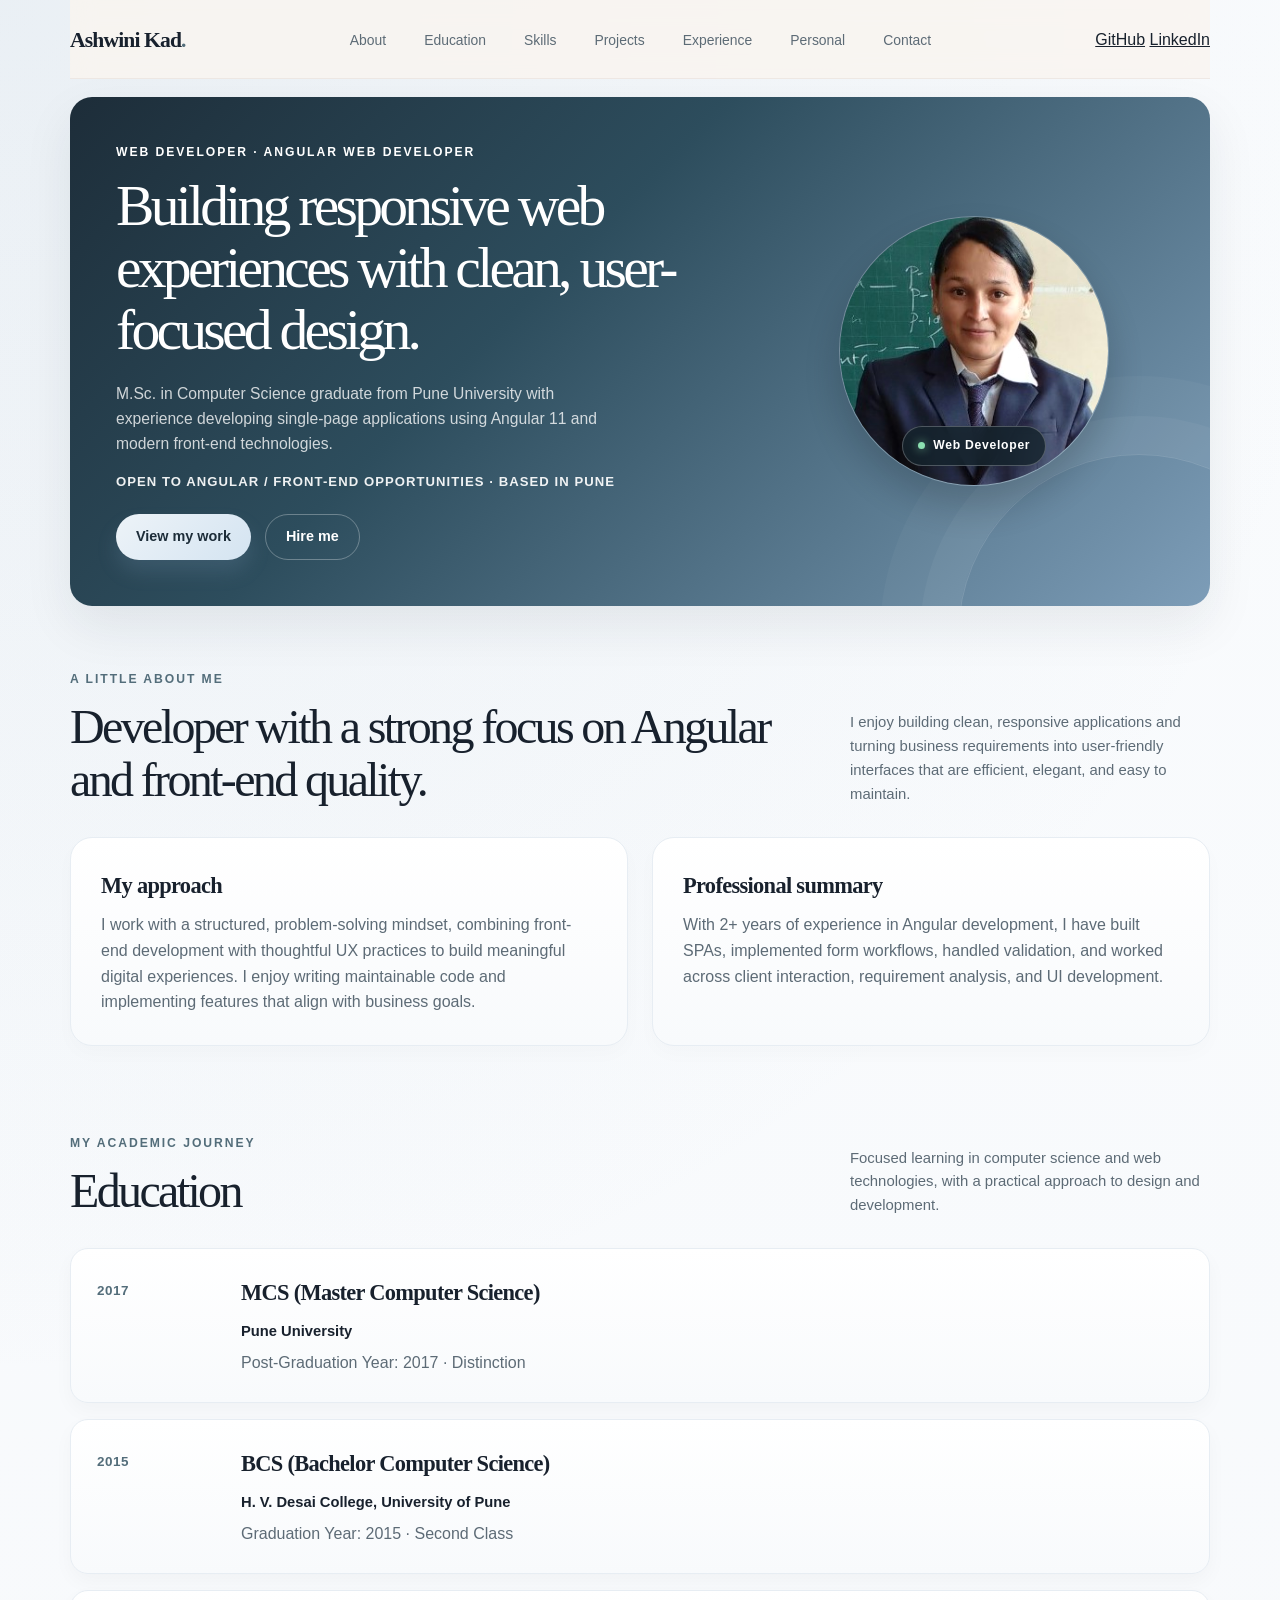
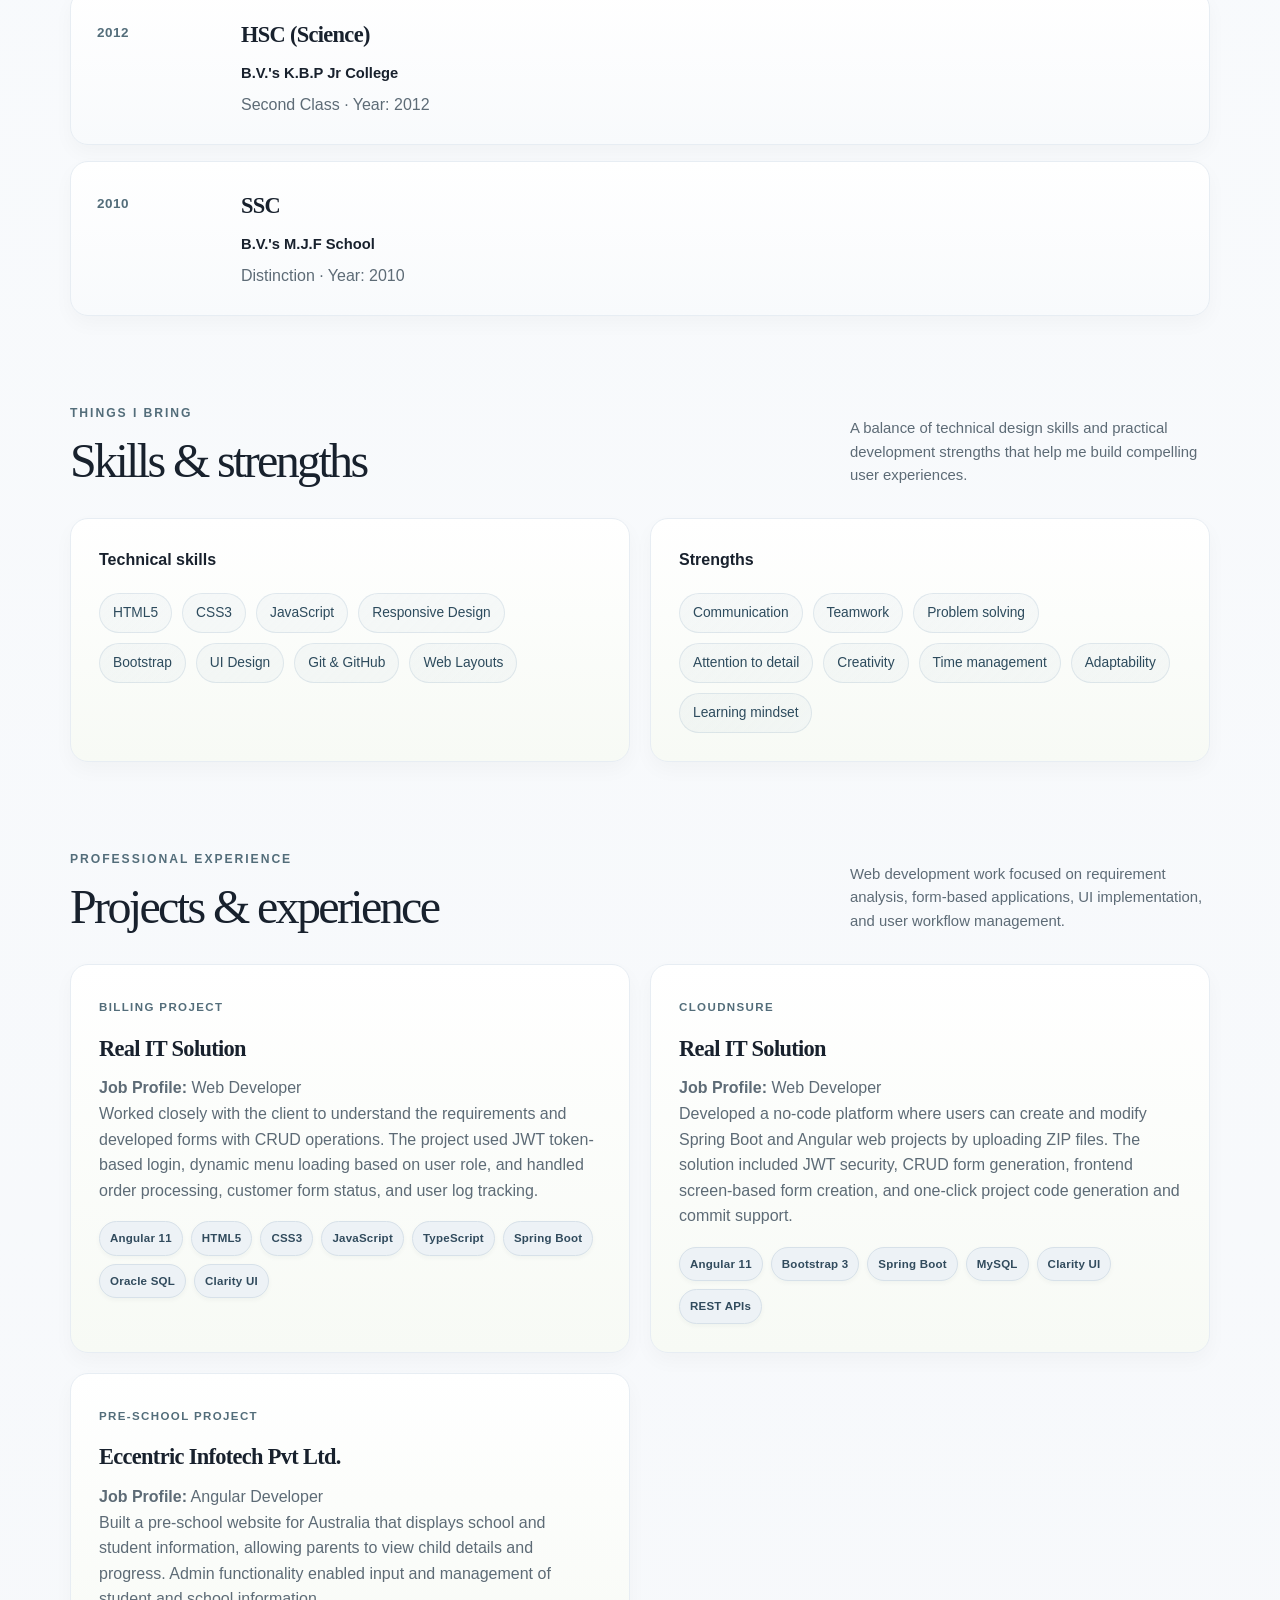
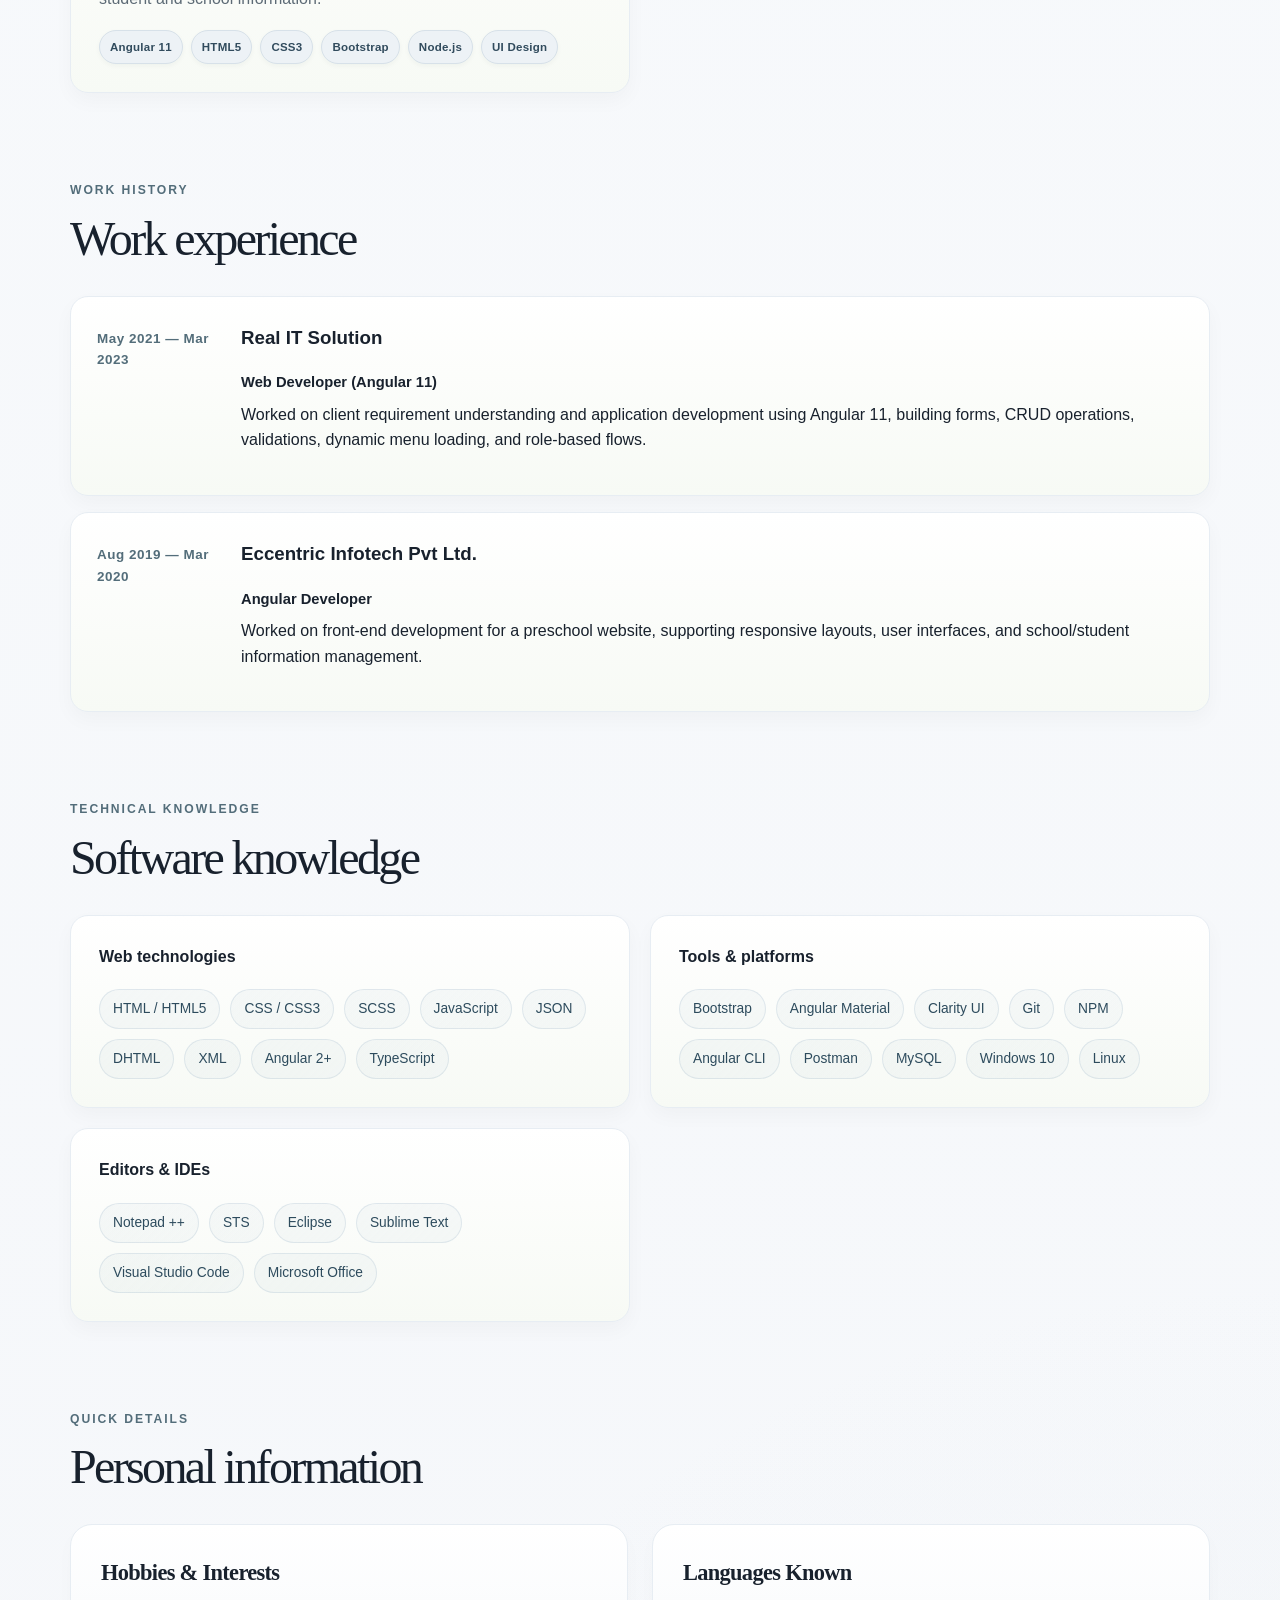
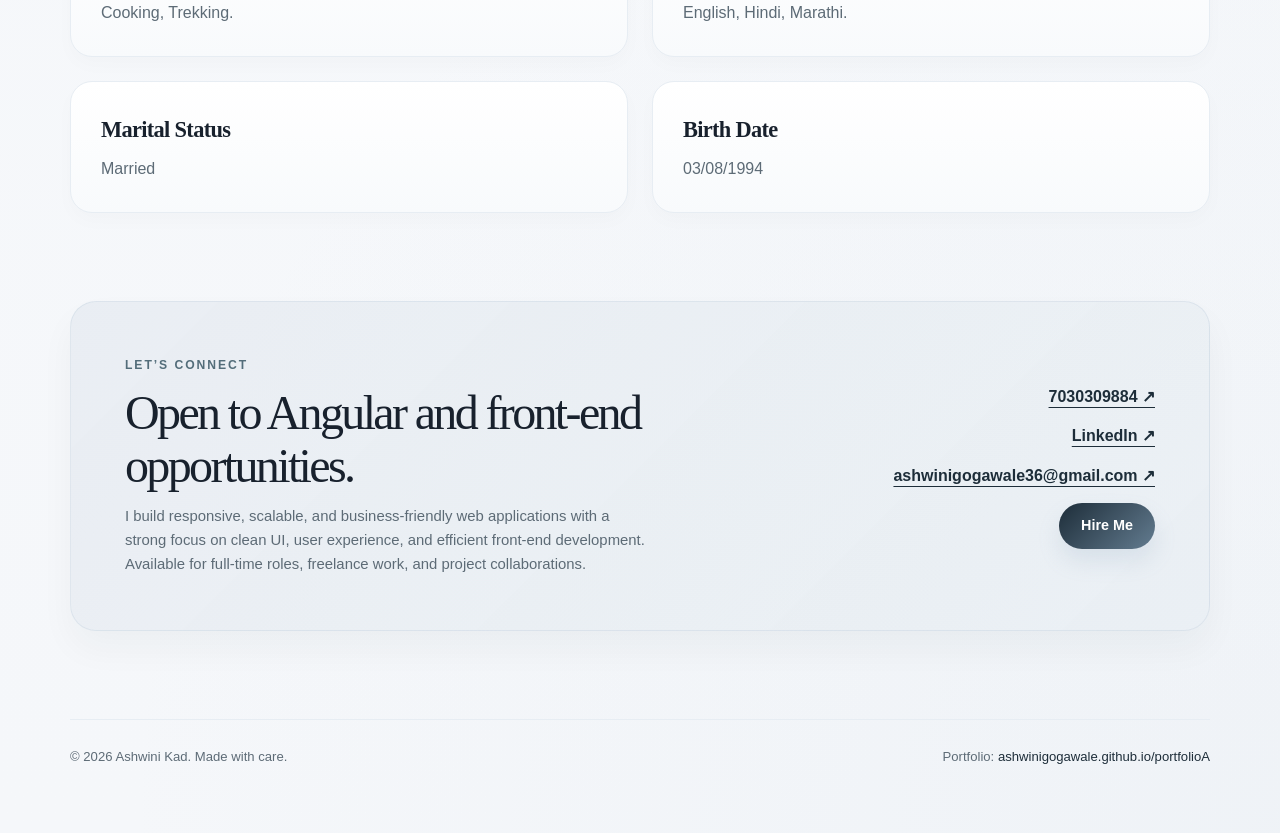
<file: index.html>
<!DOCTYPE html>
<html lang="en">
<head>
  <meta charset="UTF-8">
  <meta name="viewport" content="width=device-width, initial-scale=1.0">
  <meta name="description" content="A personal portfolio highlighting education, skills, and selected work.">
  <title>Aswini Kad|Web Developer</title>
  <link rel="stylesheet" href="style.css">
</head>
<body>
  <div class="shell">
    <header class="topbar">
      <a class="brand" href="#home">Ashwini Kad<span>.</span></a>
     
      <nav aria-label="Main navigation">
        <a href="#about">About</a>
        <a href="#education">Education</a>
        <a href="#skills">Skills</a>
        <a href="#projects">Projects</a>
        <a href="#experience">Experience</a>
        <a href="#personal">Personal</a>
        <a href="#contact">Contact</a>
      </nav>
      <div class="social-links" aria-label="Social profiles">
        <a href="https://github.com/ashwinigogawale" target="_blank" rel="noreferrer">GitHub</a>
        <a href="https://www.linkedin.com/in/ashwini-gogawale-b39289141" target="_blank" rel="noreferrer">LinkedIn</a>
      </div>
    </header>

    <main>
      <section class="hero" id="home" aria-labelledby="intro-title">
        <div>
          <p class="eyebrow">Web Developer · Angular Web Developer</p>
          <h1 id="intro-title">Building responsive web experiences with clean, user-focused design.</h1>
          <p class="hero-copy">M.Sc. in Computer Science graduate from Pune University with experience developing single-page applications using Angular 11 and modern front-end technologies.</p>
          <p class="availability">Open to Angular / Front-end opportunities · Based in Pune</p>
          <div class="hero-actions">
            <a class="button" href="#projects">View my work</a>
            <a class="button secondary" href="#contact">Hire me</a>
          </div>
        </div>
        <div class="hero-card" aria-label="Ashwini Kad portrait">
          <img src="./assets/pic1.jpg" alt="Ashwini Kad" class="profile-photo">
          <small>Web Developer</small>
        </div>
      </section>

      <section id="about" aria-labelledby="about-title">
        <div class="section-heading">
          <div>
            <p class="eyebrow">A little about me</p>
            <h2 id="about-title">Developer with a strong focus on Angular and front-end quality.</h2>
          </div>
          <p class="section-note">I enjoy building clean, responsive applications and turning business requirements into user-friendly interfaces that are efficient, elegant, and easy to maintain.</p>
        </div>
        <div class="about-grid">
          <article class="about-card">
            <h3>My approach</h3>
            <p>I work with a structured, problem-solving mindset, combining front-end development with thoughtful UX practices to build meaningful digital experiences. I enjoy writing maintainable code and implementing features that align with business goals.</p>
          </article>
          <article class="about-card">
            <h3>Professional summary</h3>
            <p>With 2+ years of experience in Angular development, I have built SPAs, implemented form workflows, handled validation, and worked across client interaction, requirement analysis, and UI development.</p>
          </article>
        </div>
      </section>

      <section id="education" aria-labelledby="education-title">
        <div class="section-heading">
          <div>
            <p class="eyebrow">My academic journey</p>
            <h2 id="education-title">Education</h2>
          </div>
          <p class="section-note">Focused learning in computer science and web technologies, with a practical approach to design and development.</p>
        </div>
        <div class="education-list">
          <article class="education-card">
            <div class="year">2017</div>
            <div>
              <h3>MCS (Master Computer Science)</h3>
              <p class="degree">Pune University</p>
              <p>Post-Graduation Year: 2017 · Distinction</p>
            </div>
          </article>
          <article class="education-card">
            <div class="year">2015</div>
            <div>
              <h3>BCS (Bachelor Computer Science)</h3>
              <p class="degree">H. V. Desai College, University of Pune</p>
              <p>Graduation Year: 2015 · Second Class</p>
            </div>
          </article>
          <article class="education-card">
            <div class="year">2012</div>
            <div>
              <h3>HSC (Science)</h3>
              <p class="degree">B.V.'s K.B.P Jr College</p>
              <p>Second Class · Year: 2012</p>
            </div>
          </article>
          <article class="education-card">
            <div class="year">2010</div>
            <div>
              <h3>SSC</h3>
              <p class="degree">B.V.'s M.J.F School</p>
              <p>Distinction · Year: 2010</p>
            </div>
          </article>
        </div>
      </section>

      <section id="skills" aria-labelledby="skills-title">
        <div class="section-heading">
          <div>
            <p class="eyebrow">Things I bring</p>
            <h2 id="skills-title">Skills &amp; strengths</h2>
          </div>
          <p class="section-note">A balance of technical design skills and practical development strengths that help me build compelling user experiences.</p>
        </div>
        <div class="skills-grid">
          <article class="skill-panel">
            <h3>Technical skills</h3>
            <ul class="skill-list">
              <li>HTML5</li>
              <li>CSS3</li>
              <li>JavaScript</li>
              <li>Responsive Design</li>
              <li>Bootstrap</li>
              <li>UI Design</li>
              <li>Git &amp; GitHub</li>
              <li>Web Layouts</li>
            </ul>
          </article>
          <article class="skill-panel">
            <h3>Strengths</h3>
            <ul class="skill-list">
              <li>Communication</li>
              <li>Teamwork</li>
              <li>Problem solving</li>
              <li>Attention to detail</li>
              <li>Creativity</li>
              <li>Time management</li>
              <li>Adaptability</li>
              <li>Learning mindset</li>
            </ul>
          </article>
        </div>
      </section>

      <section id="projects" aria-labelledby="projects-title">
        <div class="section-heading">
          <div>
            <p class="eyebrow">Professional experience</p>
            <h2 id="projects-title">Projects &amp; experience</h2>
          </div>
          <p class="section-note">Web development work focused on requirement analysis, form-based applications, UI implementation, and user workflow management.</p>
        </div>
        <div class="projects-grid">
          <article class="project-card">
            <span class="project-type">Billing Project</span>
            <h3>Real IT Solution</h3>
            <p><strong>Job Profile:</strong> Web Developer</p>
            <p>Worked closely with the client to understand the requirements and developed forms with CRUD operations. The project used JWT token-based login, dynamic menu loading based on user role, and handled order processing, customer form status, and user log tracking.</p>
            <ul class="project-tags">
              <li>Angular 11</li>
              <li>HTML5</li>
              <li>CSS3</li>
              <li>JavaScript</li>
              <li>TypeScript</li>
              <li>Spring Boot</li>
              <li>Oracle SQL</li>
              <li>Clarity UI</li>
            </ul>
          </article>

          <article class="project-card">
            <span class="project-type">Cloudnsure</span>
            <h3>Real IT Solution</h3>
            <p><strong>Job Profile:</strong> Web Developer</p>
            <p>Developed a no-code platform where users can create and modify Spring Boot and Angular web projects by uploading ZIP files. The solution included JWT security, CRUD form generation, frontend screen-based form creation, and one-click project code generation and commit support.</p>
            <ul class="project-tags">
              <li>Angular 11</li>
              <li>Bootstrap 3</li>
              <li>Spring Boot</li>
              <li>MySQL</li>
              <li>Clarity UI</li>
              <li>REST APIs</li>
            </ul>
          </article>

          <article class="project-card">
            <span class="project-type">Pre-School Project</span>
            <h3>Eccentric Infotech Pvt Ltd.</h3>
            <p><strong>Job Profile:</strong> Angular Developer</p>
            <p>Built a pre-school website for Australia that displays school and student information, allowing parents to view child details and progress. Admin functionality enabled input and management of student and school information.</p>
            <ul class="project-tags">
              <li>Angular 11</li>
              <li>HTML5</li>
              <li>CSS3</li>
              <li>Bootstrap</li>
              <li>Node.js</li>
              <li>UI Design</li>
            </ul>
          </article>
        </div>
      </section>

      <section id="experience" aria-labelledby="experience-title">
        <div class="section-heading">
          <div>
            <p class="eyebrow">Work history</p>
            <h2 id="experience-title">Work experience</h2>
          </div>
        </div>
        <div class="experience-list">
          <article class="experience-card">
            <div class="year">May 2021 — Mar 2023</div>
            <div>
              <h3>Real IT Solution</h3>
              <p class="degree">Web Developer (Angular 11)</p>
              <p>Worked on client requirement understanding and application development using Angular 11, building forms, CRUD operations, validations, dynamic menu loading, and role-based flows.</p>
            </div>
          </article>
          <article class="experience-card">
            <div class="year">Aug 2019 — Mar 2020</div>
            <div>
              <h3>Eccentric Infotech Pvt Ltd.</h3>
              <p class="degree">Angular Developer</p>
              <p>Worked on front-end development for a preschool website, supporting responsive layouts, user interfaces, and school/student information management.</p>
            </div>
          </article>
        </div>
      </section>

      <section id="domain" aria-labelledby="domain-title">
        <div class="section-heading">
          <div>
            <p class="eyebrow">Technical knowledge</p>
            <h2 id="domain-title">Software knowledge</h2>
          </div>
        </div>
        <div class="skills-grid">
          <article class="skill-panel">
            <h3>Web technologies</h3>
            <ul class="skill-list">
              <li>HTML / HTML5</li>
              <li>CSS / CSS3</li>
              <li>SCSS</li>
              <li>JavaScript</li>
              <li>JSON</li>
              <li>DHTML</li>
              <li>XML</li>
              <li>Angular 2+</li>
              <li>TypeScript</li>
            </ul>
          </article>
          <article class="skill-panel">
            <h3>Tools &amp; platforms</h3>
            <ul class="skill-list">
              <li>Bootstrap</li>
              <li>Angular Material</li>
              <li>Clarity UI</li>
              <li>Git</li>
              <li>NPM</li>
              <li>Angular CLI</li>
              <li>Postman</li>
              <li>MySQL</li>
              <li>Windows 10</li>
              <li>Linux</li>
            </ul>
          </article>
          <article class="skill-panel">
            <h3>Editors &amp; IDEs</h3>
            <ul class="skill-list">
              <li>Notepad ++</li>
              <li>STS</li>
              <li>Eclipse</li>
              <li>Sublime Text</li>
              <li>Visual Studio Code</li>
              <li>Microsoft Office</li>
            </ul>
          </article>
        </div>
      </section>

      <section id="personal" aria-labelledby="personal-title">
        <div class="section-heading">
          <div>
            <p class="eyebrow">Quick details</p>
            <h2 id="personal-title">Personal information</h2>
          </div>
        </div>
        <div class="about-grid">
          <article class="about-card">
            <h3>Hobbies &amp; Interests</h3>
            <p>Cooking, Trekking.</p>
          </article>
          <article class="about-card">
            <h3>Languages Known</h3>
            <p>English, Hindi, Marathi.</p>
          </article>
          <article class="about-card">
            <h3>Marital Status</h3>
            <p>Married</p>
          </article>
          <article class="about-card">
            <h3>Birth Date</h3>
            <p>03/08/1994</p>
          </article>
        </div>
      </section>

      <section class="contact" id="contact" aria-labelledby="contact-title">
        <div class="contact-copy">
          <p class="eyebrow">Let’s connect</p>
          <h2 id="contact-title">Open to Angular and front-end opportunities.</h2>
          <p class="section-note">I build responsive, scalable, and business-friendly web applications with a strong focus on clean UI, user experience, and efficient front-end development. Available for full-time roles, freelance work, and project collaborations.</p>
        </div>
        <div class="contact-actions">
          <a class="contact-link" href="tel:7030309884">7030309884 ↗</a>
          <a class="contact-link" href="https://www.linkedin.com/in/ashwini-gogawale-b39289141" target="_blank" rel="noreferrer">LinkedIn ↗</a>
          <a class="contact-link" href="mailto:ashwinigogawale36@gmail.com">ashwinigogawale36@gmail.com ↗</a>
          <a class="button primary-contact" href="mailto:ashwinigogawale36@gmail.com">Hire Me</a>
        </div>
      </section>
    </main>

    <footer>
      <p>© <span id="year">2026</span> Ashwini Kad. Made with care.</p>
      <p>Portfolio: <a href="https://ashwinigogawale.github.io/portfolioA/" target="_blank" rel="noreferrer">ashwinigogawale.github.io/portfolioA</a></p>
    </footer>
  </div>

  <script>
    document.getElementById("year").textContent = new Date().getFullYear();
  </script>
</body>
</html>
</file>
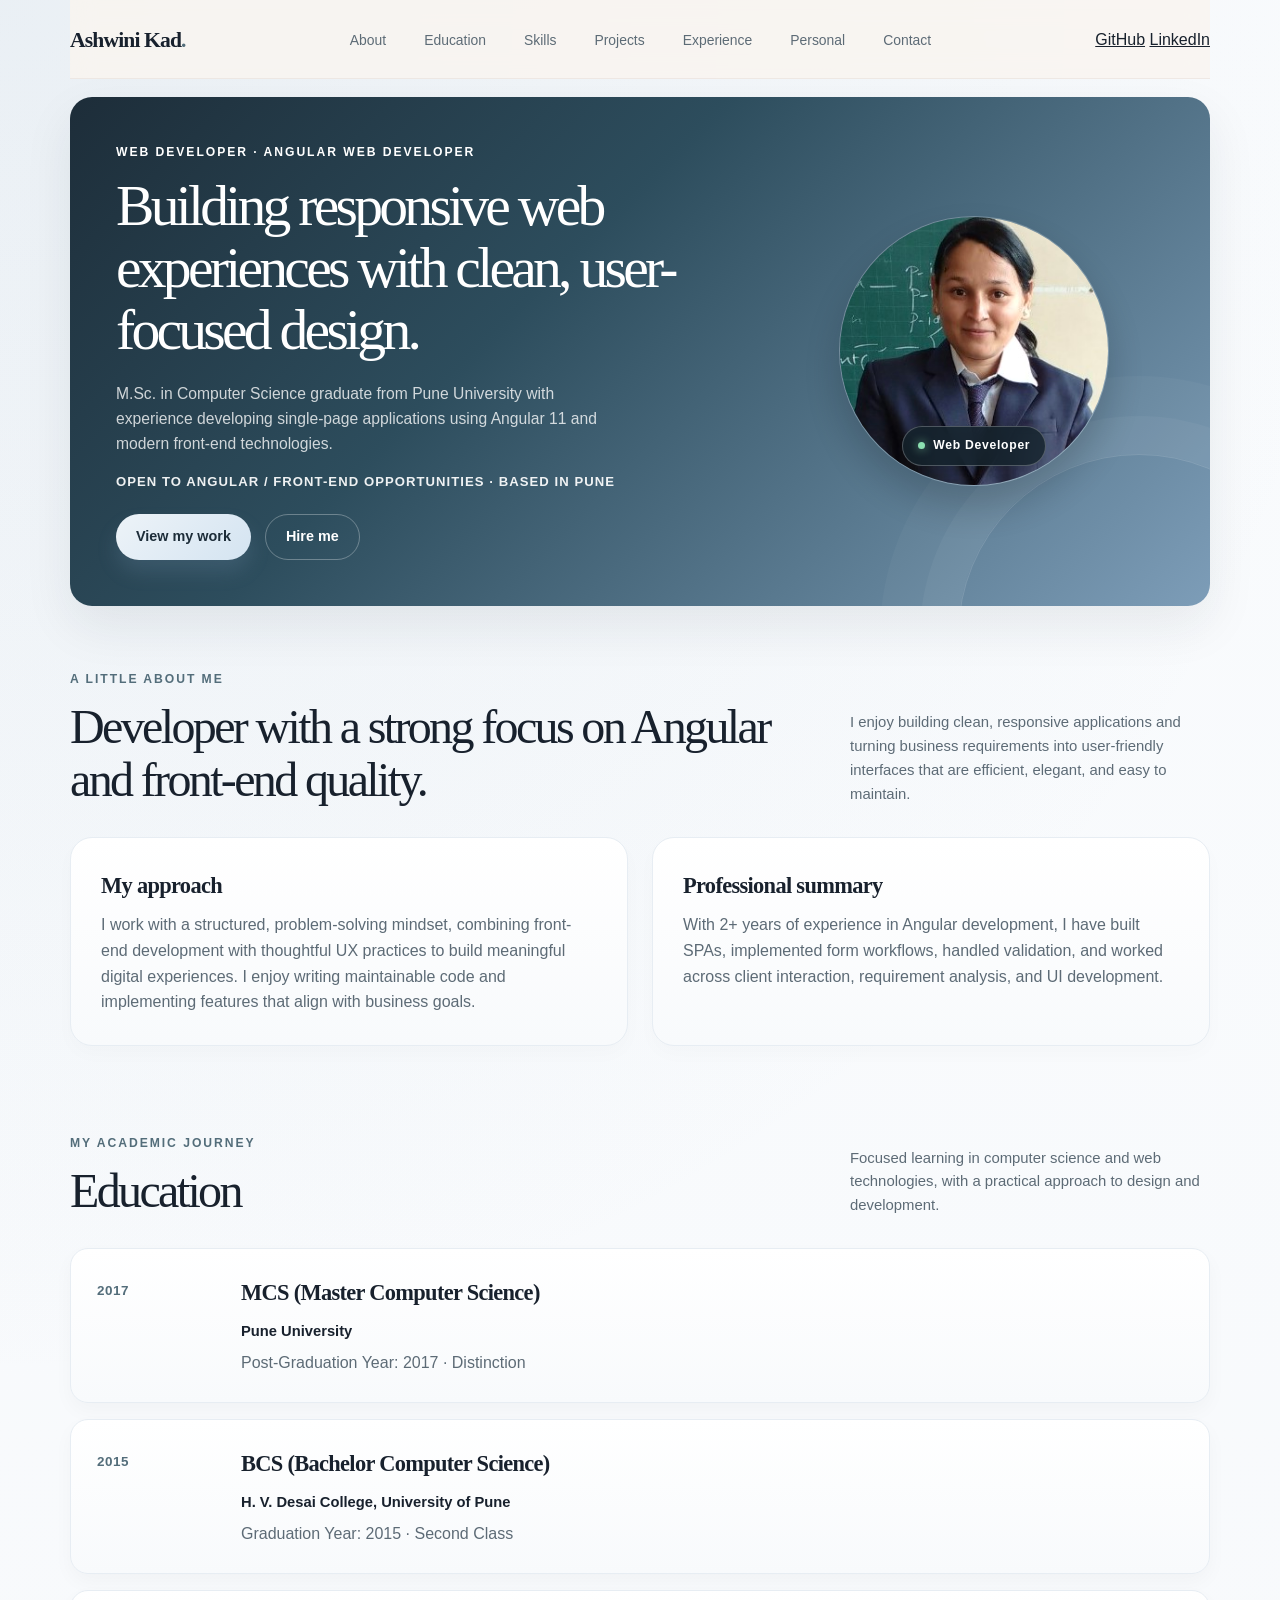
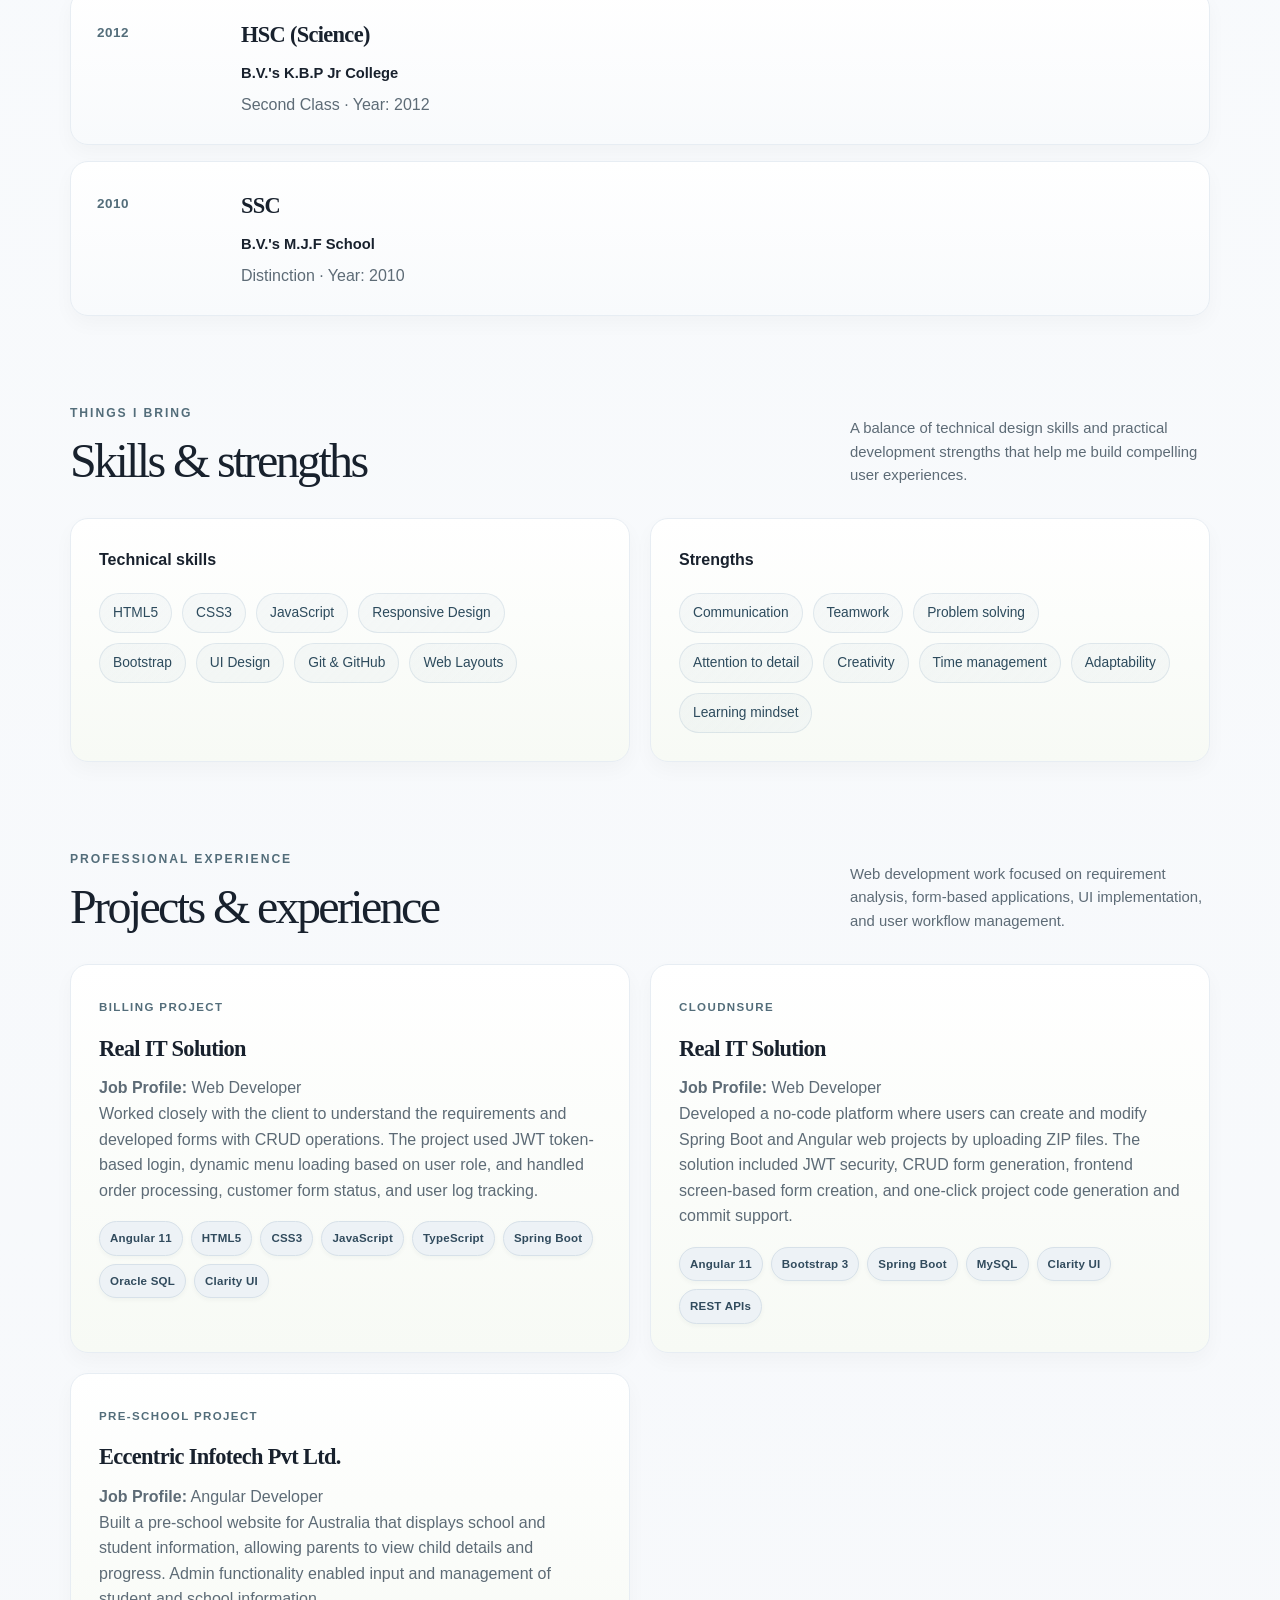
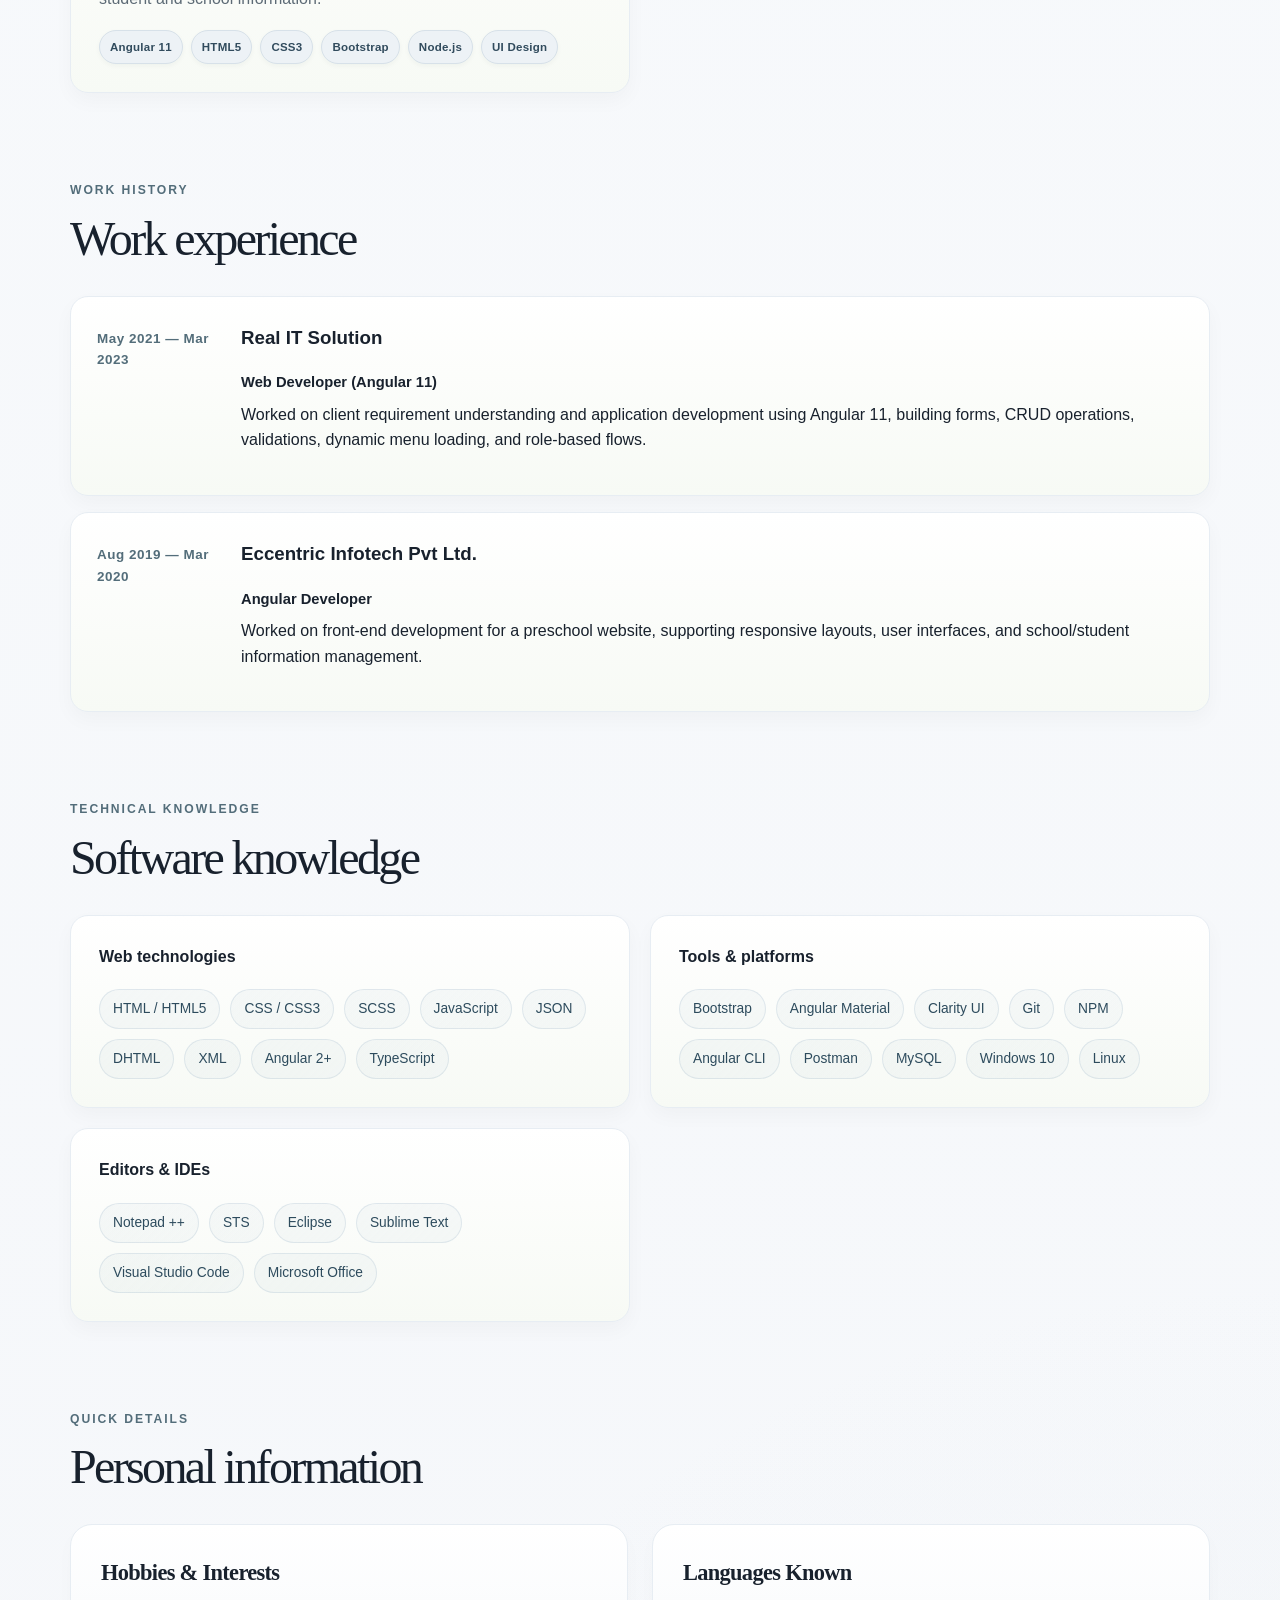
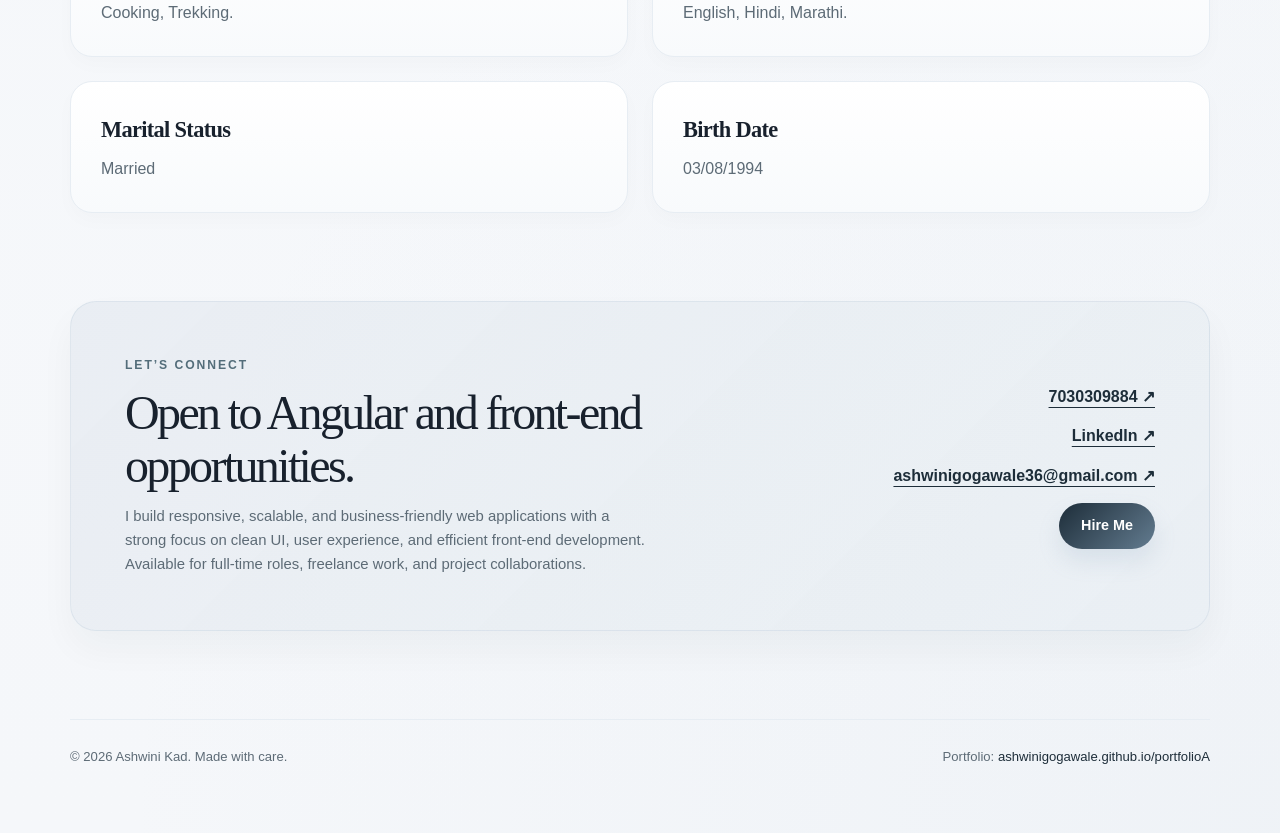
<file: myportfolio.html>
<!DOCTYPE html>
<html lang="en">
<head>
  <meta charset="UTF-8">
  <meta name="viewport" content="width=device-width, initial-scale=1.0">
  <meta name="description" content="A personal portfolio highlighting education, skills, and selected work.">
  <title>Aswini Kad|Web Developer</title>
  <link rel="stylesheet" href="myportfolio.css">
</head>
<body>
  <div class="shell">
    <header class="topbar">
      <a class="brand" href="#home">Ashwini Kad<span>.</span></a>
     
      <nav aria-label="Main navigation">
        <a href="#about">About</a>
        <a href="#education">Education</a>
        <a href="#skills">Skills</a>
        <a href="#projects">Projects</a>
        <a href="#experience">Experience</a>
        <a href="#personal">Personal</a>
        <a href="#contact">Contact</a>
      </nav>
      <div class="social-links" aria-label="Social profiles">
        <a href="https://github.com/ashwinigogawale" target="_blank" rel="noreferrer">GitHub</a>
        <a href="https://www.linkedin.com/in/ashwini-gogawale-b39289141" target="_blank" rel="noreferrer">LinkedIn</a>
      </div>
    </header>

    <main>
      <section class="hero" id="home" aria-labelledby="intro-title">
        <div>
          <p class="eyebrow">Web Developer · Angular Web Developer</p>
          <h1 id="intro-title">Building responsive web experiences with clean, user-focused design.</h1>
          <p class="hero-copy">M.Sc. in Computer Science graduate from Pune University with experience developing single-page applications using Angular 11 and modern front-end technologies.</p>
          <p class="availability">Open to Angular / Front-end opportunities · Based in Pune</p>
          <div class="hero-actions">
            <a class="button" href="#projects">View my work</a>
            <a class="button secondary" href="#contact">Hire me</a>
          </div>
        </div>
        <div class="hero-card" aria-label="Ashwini Kad portrait">
          <img src="./assets/pic1.jpg" alt="Ashwini Kad" class="profile-photo">
          <small>Web Developer</small>
        </div>
      </section>

      <section id="about" aria-labelledby="about-title">
        <div class="section-heading">
          <div>
            <p class="eyebrow">A little about me</p>
            <h2 id="about-title">Developer with a strong focus on Angular and front-end quality.</h2>
          </div>
          <p class="section-note">I enjoy building clean, responsive applications and turning business requirements into user-friendly interfaces that are efficient, elegant, and easy to maintain.</p>
        </div>
        <div class="about-grid">
          <article class="about-card">
            <h3>My approach</h3>
            <p>I work with a structured, problem-solving mindset, combining front-end development with thoughtful UX practices to build meaningful digital experiences. I enjoy writing maintainable code and implementing features that align with business goals.</p>
          </article>
          <article class="about-card">
            <h3>Professional summary</h3>
            <p>With 2+ years of experience in Angular development, I have built SPAs, implemented form workflows, handled validation, and worked across client interaction, requirement analysis, and UI development.</p>
          </article>
        </div>
      </section>

      <section id="education" aria-labelledby="education-title">
        <div class="section-heading">
          <div>
            <p class="eyebrow">My academic journey</p>
            <h2 id="education-title">Education</h2>
          </div>
          <p class="section-note">Focused learning in computer science and web technologies, with a practical approach to design and development.</p>
        </div>
        <div class="education-list">
          <article class="education-card">
            <div class="year">2017</div>
            <div>
              <h3>MCS (Master Computer Science)</h3>
              <p class="degree">Pune University</p>
              <p>Post-Graduation Year: 2017 · Distinction</p>
            </div>
          </article>
          <article class="education-card">
            <div class="year">2015</div>
            <div>
              <h3>BCS (Bachelor Computer Science)</h3>
              <p class="degree">H. V. Desai College, University of Pune</p>
              <p>Graduation Year: 2015 · Second Class</p>
            </div>
          </article>
          <article class="education-card">
            <div class="year">2012</div>
            <div>
              <h3>HSC (Science)</h3>
              <p class="degree">B.V.'s K.B.P Jr College</p>
              <p>Second Class · Year: 2012</p>
            </div>
          </article>
          <article class="education-card">
            <div class="year">2010</div>
            <div>
              <h3>SSC</h3>
              <p class="degree">B.V.'s M.J.F School</p>
              <p>Distinction · Year: 2010</p>
            </div>
          </article>
        </div>
      </section>

      <section id="skills" aria-labelledby="skills-title">
        <div class="section-heading">
          <div>
            <p class="eyebrow">Things I bring</p>
            <h2 id="skills-title">Skills &amp; strengths</h2>
          </div>
          <p class="section-note">A balance of technical design skills and practical development strengths that help me build compelling user experiences.</p>
        </div>
        <div class="skills-grid">
          <article class="skill-panel">
            <h3>Technical skills</h3>
            <ul class="skill-list">
              <li>HTML5</li>
              <li>CSS3</li>
              <li>JavaScript</li>
              <li>Responsive Design</li>
              <li>Bootstrap</li>
              <li>UI Design</li>
              <li>Git &amp; GitHub</li>
              <li>Web Layouts</li>
            </ul>
          </article>
          <article class="skill-panel">
            <h3>Strengths</h3>
            <ul class="skill-list">
              <li>Communication</li>
              <li>Teamwork</li>
              <li>Problem solving</li>
              <li>Attention to detail</li>
              <li>Creativity</li>
              <li>Time management</li>
              <li>Adaptability</li>
              <li>Learning mindset</li>
            </ul>
          </article>
        </div>
      </section>

      <section id="projects" aria-labelledby="projects-title">
        <div class="section-heading">
          <div>
            <p class="eyebrow">Professional experience</p>
            <h2 id="projects-title">Projects &amp; experience</h2>
          </div>
          <p class="section-note">Web development work focused on requirement analysis, form-based applications, UI implementation, and user workflow management.</p>
        </div>
        <div class="projects-grid">
          <article class="project-card">
            <span class="project-type">Billing Project</span>
            <h3>Real IT Solution</h3>
            <p><strong>Job Profile:</strong> Web Developer</p>
            <p>Worked closely with the client to understand the requirements and developed forms with CRUD operations. The project used JWT token-based login, dynamic menu loading based on user role, and handled order processing, customer form status, and user log tracking.</p>
            <ul class="project-tags">
              <li>Angular 11</li>
              <li>HTML5</li>
              <li>CSS3</li>
              <li>JavaScript</li>
              <li>TypeScript</li>
              <li>Spring Boot</li>
              <li>Oracle SQL</li>
              <li>Clarity UI</li>
            </ul>
          </article>

          <article class="project-card">
            <span class="project-type">Cloudnsure</span>
            <h3>Real IT Solution</h3>
            <p><strong>Job Profile:</strong> Web Developer</p>
            <p>Developed a no-code platform where users can create and modify Spring Boot and Angular web projects by uploading ZIP files. The solution included JWT security, CRUD form generation, frontend screen-based form creation, and one-click project code generation and commit support.</p>
            <ul class="project-tags">
              <li>Angular 11</li>
              <li>Bootstrap 3</li>
              <li>Spring Boot</li>
              <li>MySQL</li>
              <li>Clarity UI</li>
              <li>REST APIs</li>
            </ul>
          </article>

          <article class="project-card">
            <span class="project-type">Pre-School Project</span>
            <h3>Eccentric Infotech Pvt Ltd.</h3>
            <p><strong>Job Profile:</strong> Angular Developer</p>
            <p>Built a pre-school website for Australia that displays school and student information, allowing parents to view child details and progress. Admin functionality enabled input and management of student and school information.</p>
            <ul class="project-tags">
              <li>Angular 11</li>
              <li>HTML5</li>
              <li>CSS3</li>
              <li>Bootstrap</li>
              <li>Node.js</li>
              <li>UI Design</li>
            </ul>
          </article>
        </div>
      </section>

      <section id="experience" aria-labelledby="experience-title">
        <div class="section-heading">
          <div>
            <p class="eyebrow">Work history</p>
            <h2 id="experience-title">Work experience</h2>
          </div>
        </div>
        <div class="experience-list">
          <article class="experience-card">
            <div class="year">May 2021 — Mar 2023</div>
            <div>
              <h3>Real IT Solution</h3>
              <p class="degree">Web Developer (Angular 11)</p>
              <p>Worked on client requirement understanding and application development using Angular 11, building forms, CRUD operations, validations, dynamic menu loading, and role-based flows.</p>
            </div>
          </article>
          <article class="experience-card">
            <div class="year">Aug 2019 — Mar 2020</div>
            <div>
              <h3>Eccentric Infotech Pvt Ltd.</h3>
              <p class="degree">Angular Developer</p>
              <p>Worked on front-end development for a preschool website, supporting responsive layouts, user interfaces, and school/student information management.</p>
            </div>
          </article>
        </div>
      </section>

      <section id="domain" aria-labelledby="domain-title">
        <div class="section-heading">
          <div>
            <p class="eyebrow">Technical knowledge</p>
            <h2 id="domain-title">Software knowledge</h2>
          </div>
        </div>
        <div class="skills-grid">
          <article class="skill-panel">
            <h3>Web technologies</h3>
            <ul class="skill-list">
              <li>HTML / HTML5</li>
              <li>CSS / CSS3</li>
              <li>SCSS</li>
              <li>JavaScript</li>
              <li>JSON</li>
              <li>DHTML</li>
              <li>XML</li>
              <li>Angular 2+</li>
              <li>TypeScript</li>
            </ul>
          </article>
          <article class="skill-panel">
            <h3>Tools &amp; platforms</h3>
            <ul class="skill-list">
              <li>Bootstrap</li>
              <li>Angular Material</li>
              <li>Clarity UI</li>
              <li>Git</li>
              <li>NPM</li>
              <li>Angular CLI</li>
              <li>Postman</li>
              <li>MySQL</li>
              <li>Windows 10</li>
              <li>Linux</li>
            </ul>
          </article>
          <article class="skill-panel">
            <h3>Editors &amp; IDEs</h3>
            <ul class="skill-list">
              <li>Notepad ++</li>
              <li>STS</li>
              <li>Eclipse</li>
              <li>Sublime Text</li>
              <li>Visual Studio Code</li>
              <li>Microsoft Office</li>
            </ul>
          </article>
        </div>
      </section>

      <section id="personal" aria-labelledby="personal-title">
        <div class="section-heading">
          <div>
            <p class="eyebrow">Quick details</p>
            <h2 id="personal-title">Personal information</h2>
          </div>
        </div>
        <div class="about-grid">
          <article class="about-card">
            <h3>Hobbies &amp; Interests</h3>
            <p>Cooking, Trekking.</p>
          </article>
          <article class="about-card">
            <h3>Languages Known</h3>
            <p>English, Hindi, Marathi.</p>
          </article>
          <article class="about-card">
            <h3>Marital Status</h3>
            <p>Married</p>
          </article>
          <article class="about-card">
            <h3>Birth Date</h3>
            <p>03/08/1994</p>
          </article>
        </div>
      </section>

      <section class="contact" id="contact" aria-labelledby="contact-title">
        <div class="contact-copy">
          <p class="eyebrow">Let’s connect</p>
          <h2 id="contact-title">Open to Angular and front-end opportunities.</h2>
          <p class="section-note">I build responsive, scalable, and business-friendly web applications with a strong focus on clean UI, user experience, and efficient front-end development. Available for full-time roles, freelance work, and project collaborations.</p>
        </div>
        <div class="contact-actions">
          <a class="contact-link" href="tel:7030309884">7030309884 ↗</a>
          <a class="contact-link" href="https://www.linkedin.com/in/ashwini-gogawale-b39289141" target="_blank" rel="noreferrer">LinkedIn ↗</a>
          <a class="contact-link" href="mailto:ashwinigogawale36@gmail.com">ashwinigogawale36@gmail.com ↗</a>
          <a class="button primary-contact" href="mailto:ashwinigogawale36@gmail.com">Hire Me</a>
        </div>
      </section>
    </main>

    <footer>
      <p>© <span id="year">2026</span> Ashwini Kad. Made with care.</p>
      <p>Portfolio: <a href="https://ashwinigogawale.github.io/portfolioA/" target="_blank" rel="noreferrer">ashwinigogawale.github.io/portfolioA</a></p>
    </footer>
  </div>

  <script>
    document.getElementById("year").textContent = new Date().getFullYear();
  </script>
</body>
</html>
</file>
<file: style.css>
:root {
      color-scheme: light;
      --ink: #18212d;
      --muted: #5d6b76;
      --paper: #f5f7fa;
      --surface: #ffffff;
      --green: #536d7a;
      --green-dark: #1d2d39;
      --green-soft: #edf3f6;
      --accent: #7d9db8;
      --accent-2: #c9d7e3;
      --line: #e7edf3;
      --shadow: 0 20px 50px rgba(23, 38, 49, 0.08);
      --serif: Georgia, "Times New Roman", serif;
      --sans: "Segoe UI", Arial, sans-serif;
    }

    * { box-sizing: border-box; }

    html { scroll-behavior: smooth; }

    body {
      margin: 0;
      background:
        radial-gradient(circle at top left, rgba(125, 157, 184, 0.12), transparent 24%),
        radial-gradient(circle at bottom right, rgba(201, 215, 227, 0.14), transparent 20%),
        linear-gradient(180deg, #f9fbfd 0%, var(--paper) 100%);
      color: var(--ink);
      font-family: var(--sans);
      line-height: 1.6;
    }

    a { color: inherit; }

    .shell {
      width: min(1140px, calc(100% - 40px));
      margin: 0 auto;
      padding-bottom: 32px;
    }

    .topbar {
      position: sticky;
      top: 0;
      z-index: 10;
      display: flex;
      align-items: center;
      justify-content: space-between;
      gap: 24px;
      padding: 20px 0 18px;
      background: rgba(249, 244, 239, 0.82);
      backdrop-filter: blur(12px);
      border-bottom: 1px solid rgba(122, 92, 70, 0.08);
    }

    .brand {
      font-family: var(--serif);
      font-size: 1.35rem;
      font-weight: 700;
      letter-spacing: -0.04em;
      text-decoration: none;
      color: var(--ink);
    }

    .brand span { color: var(--green); }

    .role-tag {
      color: var(--muted);
      font-size: 0.78rem;
      font-weight: 700;
      letter-spacing: 0.08em;
      text-transform: uppercase;
      white-space: nowrap;
    }

    nav {
      display: flex;
      flex-wrap: wrap;
      gap: 10px;
    }

    nav a {
      padding: 9px 14px;
      border-radius: 999px;
      color: var(--muted);
      font-size: 0.87rem;
      text-decoration: none;
      transition: all 160ms ease;
    }

    nav a:hover, nav a:focus-visible {
      background: var(--green-soft);
      color: var(--green-dark);
    }

    .hero {
      position: relative;
      overflow: hidden;
      display: grid;
      grid-template-columns: minmax(0, 1.25fr) minmax(250px, 0.75fr);
      align-items: center;
      gap: 36px;
      min-height: 340px;
      margin: 18px 0 64px;
      padding: clamp(28px, 4vw, 46px);
      border-radius: 22px;
      background: linear-gradient(135deg, #1d2d39 0%, #2d4d5d 40%, #7d9db8 100%);
      color: white;
      box-shadow: var(--shadow);
    }

    .hero::after {
      position: absolute;
      right: -110px;
      bottom: -210px;
      width: 360px;
      height: 360px;
      border: 1px solid rgb(255 255 255 / 14%);
      border-radius: 50%;
      box-shadow: 0 0 0 38px rgb(255 255 255 / 4%), 0 0 0 78px rgb(255 255 255 / 3%);
      content: "";
      pointer-events: none;
    }

    .eyebrow {
      margin: 0 0 12px;
      color: var(--lime);
      font-size: 0.76rem;
      font-weight: 700;
      letter-spacing: 0.16em;
      text-transform: uppercase;
    }

    h1, h2, h3, p { margin-top: 0; }

    h1 {
      max-width: 620px;
      margin-bottom: 20px;
      font-family: var(--serif);
      font-size: clamp(2.35rem, 4.5vw, 3.6rem);
      font-weight: 500;
      letter-spacing: -0.065em;
      line-height: 1.08;
    }

    .hero-copy {
      max-width: 510px;
      margin-bottom: 14px;
      color: rgb(255 255 255 / 78%);
      font-size: 0.98rem;
    }

    .availability {
      max-width: 510px;
      margin: 0 0 22px;
      color: rgb(255 255 255 / 92%);
      font-size: 0.82rem;
      font-weight: 700;
      letter-spacing: 0.08em;
      text-transform: uppercase;
    }

    .hero-actions {
      display: flex;
      flex-wrap: wrap;
      gap: 14px;
      margin-top: 8px;
    }

    .button {
      display: inline-flex;
      align-items: center;
      justify-content: center;
      min-height: 46px;
      padding: 0 20px;
      border: 0;
      border-radius: 999px;
      background: linear-gradient(135deg, #edf3f8, #d4e4f1);
      color: #1d2d39;
      font-size: 0.9rem;
      font-weight: 700;
      text-decoration: none;
      transition: transform 160ms ease, box-shadow 160ms ease, filter 160ms ease;
      box-shadow: 0 12px 20px rgba(125, 157, 184, 0.2);
    }

    .button.secondary {
      background: transparent;
      border: 1px solid rgb(255 255 255 / 30%);
      color: #fff;
      box-shadow: none;
    }

    .button:hover {
      transform: translateY(-2px);
      filter: brightness(1.02);
      box-shadow: 0 14px 22px rgba(205, 233, 131, 0.38);
    }
    .button.secondary:hover { background: rgb(255 255 255 / 8%); }

    .hero-card {
      position: relative;
      z-index: 1;
      display: grid;
      place-items: center;
      width: min(100%, 270px);
      aspect-ratio: 1;
      justify-self: center;
      border: 1px solid rgb(255 255 255 / 18%);
      border-radius: 50%;
      background: rgb(255 255 255 / 7%);
      text-align: center;
      overflow: hidden;
      box-shadow: 0 20px 35px rgba(10, 14, 18, 0.2);
    }

    .profile-photo {
      width: 100%;
      height: 100%;
      object-fit: cover;
      object-position: center 25%;
      display: block;
      filter: saturate(1.08) contrast(1.02);
    }

    .hero-card small {
      position: absolute;
      bottom: 20px;
      left: 50%;
      display: inline-flex;
      align-items: center;
      gap: 8px;
      transform: translateX(-50%);
      padding: 9px 15px;
      border: 1px solid rgb(255 255 255 / 24%);
      border-radius: 999px;
      background: rgb(20 35 43 / 82%);
      backdrop-filter: blur(10px);
      box-shadow: 0 8px 22px rgba(10, 14, 18, 0.24);
      color: #fff;
      font-size: 0.76rem;
      font-weight: 700;
      letter-spacing: 0.06em;
      white-space: nowrap;
    }

    .hero-card small::before {
      width: 7px;
      height: 7px;
      border-radius: 50%;
      background: #8ce0b1;
      box-shadow: 0 0 10px rgba(140, 224, 177, 0.75);
      content: "";
    }

    section { margin: 0 0 88px; }

    .section-heading {
      display: flex;
      align-items: end;
      justify-content: space-between;
      gap: 24px;
      margin-bottom: 30px;
    }

    .section-heading .eyebrow { color: var(--green); }

    h2 {
      margin-bottom: 0;
      font-family: var(--serif);
      font-size: clamp(2rem, 4vw, 3rem);
      font-weight: 500;
      letter-spacing: -0.055em;
      line-height: 1.1;
    }

    .section-note {
      max-width: 360px;
      margin: 0;
      color: var(--muted);
      font-size: 0.93rem;
    }

    .about-grid {
      display: grid;
      grid-template-columns: 1fr 1fr;
      gap: 24px;
    }

    .about-card, .education-card, .skill-panel, .project-card, .experience-card {
      border: 1px solid var(--line);
      border-radius: 22px;
      background: linear-gradient(180deg, #ffffff 0%, #f8fafc 100%);
      box-shadow: 0 8px 20px rgba(23, 38, 49, 0.02);
    }

    .about-card { padding: 30px; }

    .about-card h3, .education-card h3, .project-card h3 {
      margin-bottom: 9px;
      font-family: var(--serif);
      font-size: 1.4rem;
      font-weight: 600;
      letter-spacing: -0.03em;
    }

    .about-card p, .education-card p, .project-card p {
      margin-bottom: 0;
      color: var(--muted);
    }

    .education-list, .experience-list { display: grid; gap: 16px; }

    .education-card, .experience-card {
      display: grid;
      grid-template-columns: 120px 1fr;
      gap: 24px;
      padding: 26px;
      background: linear-gradient(180deg, #ffffff 0%, #f7faf5 100%);
      border: 1px solid var(--line);
      border-radius: 18px;
      box-shadow: 0 8px 20px rgba(24, 35, 31, 0.03);
    }

    .education-card {
      background: linear-gradient(180deg, #ffffff 0%, #f8fafc 100%);
    }

    .year {
      padding-top: 5px;
      color: var(--green);
      font-size: 0.84rem;
      font-weight: 700;
      letter-spacing: 0.04em;
    }

    .education-card .degree, .experience-card .degree {
      margin-bottom: 7px;
      color: var(--ink);
      font-size: 0.92rem;
      font-weight: 600;
    }

    .skills-grid {
      display: grid;
      grid-template-columns: repeat(2, minmax(0, 1fr));
      gap: 20px;
    }

    .skill-panel {
      padding: 28px;
      background: linear-gradient(180deg, #ffffff 0%, #f7faf5 100%);
      border: 1px solid var(--line);
      border-radius: 18px;
      box-shadow: 0 8px 20px rgba(24, 35, 31, 0.03);
    }

    .skill-panel h3 {
      margin-bottom: 20px;
      font-size: 1rem;
    }

    .skill-list {
      display: flex;
      flex-wrap: wrap;
      gap: 10px;
      margin: 0;
      padding: 0;
      list-style: none;
    }

    .skill-list li {
      padding: 8px 13px;
      border: 1px solid rgba(125, 157, 184, 0.18);
      border-radius: 999px;
      background: linear-gradient(135deg, rgba(125, 157, 184, 0.06), rgba(201, 215, 227, 0.12));
      color: #2d4b5d;
      font-size: 0.86rem;
    }

    .projects-grid {
      display: grid;
      grid-template-columns: repeat(2, minmax(0, 1fr));
      gap: 20px;
    }

    .project-card {
      padding: 28px;
      background: linear-gradient(180deg, #ffffff 0%, #f7faf5 100%);
      border: 1px solid var(--line);
      border-radius: 18px;
      box-shadow: 0 8px 20px rgba(24, 35, 31, 0.03);
    }

    .project-type {
      display: inline-block;
      margin-bottom: 14px;
      color: var(--green);
      font-size: 0.72rem;
      font-weight: 700;
      letter-spacing: 0.12em;
      text-transform: uppercase;
    }

    .project-tags {
      display: flex;
      flex-wrap: wrap;
      gap: 8px;
      margin: 18px 0 0;
      padding: 0;
      list-style: none;
    }

    .project-tags li {
      padding: 7px 10px;
      border: 1px solid #d7e1e9;
      border-radius: 999px;
      background: #edf2f6;
      color: #314b5d;
      font-size: 0.72rem;
      font-weight: 600;
      letter-spacing: 0.02em;
      box-shadow: 0 2px 5px rgba(29, 45, 57, 0.04);
      transition: background 160ms ease, border-color 160ms ease, transform 160ms ease;
    }

    .project-tags li:hover {
      transform: translateY(-1px);
      border-color: #b9cbd9;
      background: #e3ebf1;
    }

    .contact {
      display: flex;
      align-items: center;
      justify-content: space-between;
      gap: 28px;
      padding: clamp(28px, 6vw, 54px);
      border-radius: 26px;
      background: linear-gradient(135deg, rgba(125, 157, 184, 0.1), rgba(201, 215, 227, 0.12));
      border: 1px solid rgba(125, 157, 184, 0.14);
      box-shadow: 0 18px 35px rgba(22, 47, 62, 0.04);
    }

    .contact-copy {
      flex: 1;
    }

    .contact h2 { max-width: 520px; }
    .contact .eyebrow { color: var(--green); }
    .contact .section-note {
      max-width: 520px;
      margin-top: 12px;
    }

    .contact-actions {
      display: flex;
      flex-direction: column;
      align-items: flex-end;
      gap: 14px;
    }

    .contact-link {
      flex: 0 0 auto;
      color: var(--green-dark);
      font-weight: 700;
      text-decoration-thickness: 1px;
      text-underline-offset: 5px;
    }

    .primary-contact {
      display: inline-flex;
      align-items: center;
      justify-content: center;
      min-height: 46px;
      padding: 0 22px;
      border-radius: 999px;
      background: linear-gradient(135deg, var(--green-dark), #637c90);
      color: #fff;
      font-weight: 700;
      text-decoration: none;
      transition: transform 160ms ease, box-shadow 160ms ease;
      box-shadow: 0 12px 22px rgba(125, 157, 184, 0.18);
    }

    .primary-contact:hover {
      transform: translateY(-2px);
      box-shadow: 0 16px 26px rgba(125, 157, 184, 0.24);
    }

    footer {
      display: flex;
      justify-content: space-between;
      gap: 20px;
      padding: 26px 0 34px;
      border-top: 1px solid var(--line);
      color: var(--muted);
      font-size: 0.82rem;
    }

    footer p { margin: 0; }

    footer a {
      color: var(--green-dark);
      text-decoration: none;
    }

    :focus-visible {
      outline: 3px solid #92bc64;
      outline-offset: 4px;
    }

    @media (max-width: 720px) {
      .shell { width: min(100% - 28px, 560px); }
      .topbar { align-items: flex-start; }
      nav { justify-content: flex-end; gap: 12px 18px; }
      .hero { grid-template-columns: 1fr; gap: 28px; margin: 12px 0 58px; }
      .hero-card { width: min(100%, 250px); }
      section { margin-bottom: 68px; }
      .section-heading { align-items: flex-start; flex-direction: column; }
      .about-grid, .skills-grid, .projects-grid { grid-template-columns: 1fr; }
      .contact { align-items: flex-start; flex-direction: column; }
      .contact-actions { align-items: flex-start; }
    }

    @media (max-width: 460px) {
      .topbar { flex-direction: column; gap: 14px; }
      nav { justify-content: flex-start; }
      .hero { padding: 30px 24px; }
      .education-card { grid-template-columns: 1fr; gap: 8px; }
      footer { flex-direction: column; }
    }

    @media (prefers-reduced-motion: reduce) {
      html { scroll-behavior: auto; }
      *, *::before, *::after { transition-duration: 0.01ms !important; }
    }
</file>
<file: myportfolio.css>
:root {
      color-scheme: light;
      --ink: #18212d;
      --muted: #5d6b76;
      --paper: #f5f7fa;
      --surface: #ffffff;
      --green: #536d7a;
      --green-dark: #1d2d39;
      --green-soft: #edf3f6;
      --accent: #7d9db8;
      --accent-2: #c9d7e3;
      --line: #e7edf3;
      --shadow: 0 20px 50px rgba(23, 38, 49, 0.08);
      --serif: Georgia, "Times New Roman", serif;
      --sans: "Segoe UI", Arial, sans-serif;
    }

    * { box-sizing: border-box; }

    html { scroll-behavior: smooth; }

    body {
      margin: 0;
      background:
        radial-gradient(circle at top left, rgba(125, 157, 184, 0.12), transparent 24%),
        radial-gradient(circle at bottom right, rgba(201, 215, 227, 0.14), transparent 20%),
        linear-gradient(180deg, #f9fbfd 0%, var(--paper) 100%);
      color: var(--ink);
      font-family: var(--sans);
      line-height: 1.6;
    }

    a { color: inherit; }

    .shell {
      width: min(1140px, calc(100% - 40px));
      margin: 0 auto;
      padding-bottom: 32px;
    }

    .topbar {
      position: sticky;
      top: 0;
      z-index: 10;
      display: flex;
      align-items: center;
      justify-content: space-between;
      gap: 24px;
      padding: 20px 0 18px;
      background: rgba(249, 244, 239, 0.82);
      backdrop-filter: blur(12px);
      border-bottom: 1px solid rgba(122, 92, 70, 0.08);
    }

    .brand {
      font-family: var(--serif);
      font-size: 1.35rem;
      font-weight: 700;
      letter-spacing: -0.04em;
      text-decoration: none;
      color: var(--ink);
    }

    .brand span { color: var(--green); }

    .role-tag {
      color: var(--muted);
      font-size: 0.78rem;
      font-weight: 700;
      letter-spacing: 0.08em;
      text-transform: uppercase;
      white-space: nowrap;
    }

    nav {
      display: flex;
      flex-wrap: wrap;
      gap: 10px;
    }

    nav a {
      padding: 9px 14px;
      border-radius: 999px;
      color: var(--muted);
      font-size: 0.87rem;
      text-decoration: none;
      transition: all 160ms ease;
    }

    nav a:hover, nav a:focus-visible {
      background: var(--green-soft);
      color: var(--green-dark);
    }

    .hero {
      position: relative;
      overflow: hidden;
      display: grid;
      grid-template-columns: minmax(0, 1.25fr) minmax(250px, 0.75fr);
      align-items: center;
      gap: 36px;
      min-height: 340px;
      margin: 18px 0 64px;
      padding: clamp(28px, 4vw, 46px);
      border-radius: 22px;
      background: linear-gradient(135deg, #1d2d39 0%, #2d4d5d 40%, #7d9db8 100%);
      color: white;
      box-shadow: var(--shadow);
    }

    .hero::after {
      position: absolute;
      right: -110px;
      bottom: -210px;
      width: 360px;
      height: 360px;
      border: 1px solid rgb(255 255 255 / 14%);
      border-radius: 50%;
      box-shadow: 0 0 0 38px rgb(255 255 255 / 4%), 0 0 0 78px rgb(255 255 255 / 3%);
      content: "";
      pointer-events: none;
    }

    .eyebrow {
      margin: 0 0 12px;
      color: var(--lime);
      font-size: 0.76rem;
      font-weight: 700;
      letter-spacing: 0.16em;
      text-transform: uppercase;
    }

    h1, h2, h3, p { margin-top: 0; }

    h1 {
      max-width: 620px;
      margin-bottom: 20px;
      font-family: var(--serif);
      font-size: clamp(2.35rem, 4.5vw, 3.6rem);
      font-weight: 500;
      letter-spacing: -0.065em;
      line-height: 1.08;
    }

    .hero-copy {
      max-width: 510px;
      margin-bottom: 14px;
      color: rgb(255 255 255 / 78%);
      font-size: 0.98rem;
    }

    .availability {
      max-width: 510px;
      margin: 0 0 22px;
      color: rgb(255 255 255 / 92%);
      font-size: 0.82rem;
      font-weight: 700;
      letter-spacing: 0.08em;
      text-transform: uppercase;
    }

    .hero-actions {
      display: flex;
      flex-wrap: wrap;
      gap: 14px;
      margin-top: 8px;
    }

    .button {
      display: inline-flex;
      align-items: center;
      justify-content: center;
      min-height: 46px;
      padding: 0 20px;
      border: 0;
      border-radius: 999px;
      background: linear-gradient(135deg, #edf3f8, #d4e4f1);
      color: #1d2d39;
      font-size: 0.9rem;
      font-weight: 700;
      text-decoration: none;
      transition: transform 160ms ease, box-shadow 160ms ease, filter 160ms ease;
      box-shadow: 0 12px 20px rgba(125, 157, 184, 0.2);
    }

    .button.secondary {
      background: transparent;
      border: 1px solid rgb(255 255 255 / 30%);
      color: #fff;
      box-shadow: none;
    }

    .button:hover {
      transform: translateY(-2px);
      filter: brightness(1.02);
      box-shadow: 0 14px 22px rgba(205, 233, 131, 0.38);
    }
    .button.secondary:hover { background: rgb(255 255 255 / 8%); }

    .hero-card {
      position: relative;
      z-index: 1;
      display: grid;
      place-items: center;
      width: min(100%, 270px);
      aspect-ratio: 1;
      justify-self: center;
      border: 1px solid rgb(255 255 255 / 18%);
      border-radius: 50%;
      background: rgb(255 255 255 / 7%);
      text-align: center;
      overflow: hidden;
      box-shadow: 0 20px 35px rgba(10, 14, 18, 0.2);
    }

    .profile-photo {
      width: 100%;
      height: 100%;
      object-fit: cover;
      object-position: center 25%;
      display: block;
      filter: saturate(1.08) contrast(1.02);
    }

    .hero-card small {
      position: absolute;
      bottom: 20px;
      left: 50%;
      display: inline-flex;
      align-items: center;
      gap: 8px;
      transform: translateX(-50%);
      padding: 9px 15px;
      border: 1px solid rgb(255 255 255 / 24%);
      border-radius: 999px;
      background: rgb(20 35 43 / 82%);
      backdrop-filter: blur(10px);
      box-shadow: 0 8px 22px rgba(10, 14, 18, 0.24);
      color: #fff;
      font-size: 0.76rem;
      font-weight: 700;
      letter-spacing: 0.06em;
      white-space: nowrap;
    }

    .hero-card small::before {
      width: 7px;
      height: 7px;
      border-radius: 50%;
      background: #8ce0b1;
      box-shadow: 0 0 10px rgba(140, 224, 177, 0.75);
      content: "";
    }

    section { margin: 0 0 88px; }

    .section-heading {
      display: flex;
      align-items: end;
      justify-content: space-between;
      gap: 24px;
      margin-bottom: 30px;
    }

    .section-heading .eyebrow { color: var(--green); }

    h2 {
      margin-bottom: 0;
      font-family: var(--serif);
      font-size: clamp(2rem, 4vw, 3rem);
      font-weight: 500;
      letter-spacing: -0.055em;
      line-height: 1.1;
    }

    .section-note {
      max-width: 360px;
      margin: 0;
      color: var(--muted);
      font-size: 0.93rem;
    }

    .about-grid {
      display: grid;
      grid-template-columns: 1fr 1fr;
      gap: 24px;
    }

    .about-card, .education-card, .skill-panel, .project-card, .experience-card {
      border: 1px solid var(--line);
      border-radius: 22px;
      background: linear-gradient(180deg, #ffffff 0%, #f8fafc 100%);
      box-shadow: 0 8px 20px rgba(23, 38, 49, 0.02);
    }

    .about-card { padding: 30px; }

    .about-card h3, .education-card h3, .project-card h3 {
      margin-bottom: 9px;
      font-family: var(--serif);
      font-size: 1.4rem;
      font-weight: 600;
      letter-spacing: -0.03em;
    }

    .about-card p, .education-card p, .project-card p {
      margin-bottom: 0;
      color: var(--muted);
    }

    .education-list, .experience-list { display: grid; gap: 16px; }

    .education-card, .experience-card {
      display: grid;
      grid-template-columns: 120px 1fr;
      gap: 24px;
      padding: 26px;
      background: linear-gradient(180deg, #ffffff 0%, #f7faf5 100%);
      border: 1px solid var(--line);
      border-radius: 18px;
      box-shadow: 0 8px 20px rgba(24, 35, 31, 0.03);
    }

    .education-card {
      background: linear-gradient(180deg, #ffffff 0%, #f8fafc 100%);
    }

    .year {
      padding-top: 5px;
      color: var(--green);
      font-size: 0.84rem;
      font-weight: 700;
      letter-spacing: 0.04em;
    }

    .education-card .degree, .experience-card .degree {
      margin-bottom: 7px;
      color: var(--ink);
      font-size: 0.92rem;
      font-weight: 600;
    }

    .skills-grid {
      display: grid;
      grid-template-columns: repeat(2, minmax(0, 1fr));
      gap: 20px;
    }

    .skill-panel {
      padding: 28px;
      background: linear-gradient(180deg, #ffffff 0%, #f7faf5 100%);
      border: 1px solid var(--line);
      border-radius: 18px;
      box-shadow: 0 8px 20px rgba(24, 35, 31, 0.03);
    }

    .skill-panel h3 {
      margin-bottom: 20px;
      font-size: 1rem;
    }

    .skill-list {
      display: flex;
      flex-wrap: wrap;
      gap: 10px;
      margin: 0;
      padding: 0;
      list-style: none;
    }

    .skill-list li {
      padding: 8px 13px;
      border: 1px solid rgba(125, 157, 184, 0.18);
      border-radius: 999px;
      background: linear-gradient(135deg, rgba(125, 157, 184, 0.06), rgba(201, 215, 227, 0.12));
      color: #2d4b5d;
      font-size: 0.86rem;
    }

    .projects-grid {
      display: grid;
      grid-template-columns: repeat(2, minmax(0, 1fr));
      gap: 20px;
    }

    .project-card {
      padding: 28px;
      background: linear-gradient(180deg, #ffffff 0%, #f7faf5 100%);
      border: 1px solid var(--line);
      border-radius: 18px;
      box-shadow: 0 8px 20px rgba(24, 35, 31, 0.03);
    }

    .project-type {
      display: inline-block;
      margin-bottom: 14px;
      color: var(--green);
      font-size: 0.72rem;
      font-weight: 700;
      letter-spacing: 0.12em;
      text-transform: uppercase;
    }

    .project-tags {
      display: flex;
      flex-wrap: wrap;
      gap: 8px;
      margin: 18px 0 0;
      padding: 0;
      list-style: none;
    }

    .project-tags li {
      padding: 7px 10px;
      border: 1px solid #d7e1e9;
      border-radius: 999px;
      background: #edf2f6;
      color: #314b5d;
      font-size: 0.72rem;
      font-weight: 600;
      letter-spacing: 0.02em;
      box-shadow: 0 2px 5px rgba(29, 45, 57, 0.04);
      transition: background 160ms ease, border-color 160ms ease, transform 160ms ease;
    }

    .project-tags li:hover {
      transform: translateY(-1px);
      border-color: #b9cbd9;
      background: #e3ebf1;
    }

    .contact {
      display: flex;
      align-items: center;
      justify-content: space-between;
      gap: 28px;
      padding: clamp(28px, 6vw, 54px);
      border-radius: 26px;
      background: linear-gradient(135deg, rgba(125, 157, 184, 0.1), rgba(201, 215, 227, 0.12));
      border: 1px solid rgba(125, 157, 184, 0.14);
      box-shadow: 0 18px 35px rgba(22, 47, 62, 0.04);
    }

    .contact-copy {
      flex: 1;
    }

    .contact h2 { max-width: 520px; }
    .contact .eyebrow { color: var(--green); }
    .contact .section-note {
      max-width: 520px;
      margin-top: 12px;
    }

    .contact-actions {
      display: flex;
      flex-direction: column;
      align-items: flex-end;
      gap: 14px;
    }

    .contact-link {
      flex: 0 0 auto;
      color: var(--green-dark);
      font-weight: 700;
      text-decoration-thickness: 1px;
      text-underline-offset: 5px;
    }

    .primary-contact {
      display: inline-flex;
      align-items: center;
      justify-content: center;
      min-height: 46px;
      padding: 0 22px;
      border-radius: 999px;
      background: linear-gradient(135deg, var(--green-dark), #637c90);
      color: #fff;
      font-weight: 700;
      text-decoration: none;
      transition: transform 160ms ease, box-shadow 160ms ease;
      box-shadow: 0 12px 22px rgba(125, 157, 184, 0.18);
    }

    .primary-contact:hover {
      transform: translateY(-2px);
      box-shadow: 0 16px 26px rgba(125, 157, 184, 0.24);
    }

    footer {
      display: flex;
      justify-content: space-between;
      gap: 20px;
      padding: 26px 0 34px;
      border-top: 1px solid var(--line);
      color: var(--muted);
      font-size: 0.82rem;
    }

    footer p { margin: 0; }

    footer a {
      color: var(--green-dark);
      text-decoration: none;
    }

    :focus-visible {
      outline: 3px solid #92bc64;
      outline-offset: 4px;
    }

    @media (max-width: 720px) {
      .shell { width: min(100% - 28px, 560px); }
      .topbar { align-items: flex-start; }
      nav { justify-content: flex-end; gap: 12px 18px; }
      .hero { grid-template-columns: 1fr; gap: 28px; margin: 12px 0 58px; }
      .hero-card { width: min(100%, 250px); }
      section { margin-bottom: 68px; }
      .section-heading { align-items: flex-start; flex-direction: column; }
      .about-grid, .skills-grid, .projects-grid { grid-template-columns: 1fr; }
      .contact { align-items: flex-start; flex-direction: column; }
      .contact-actions { align-items: flex-start; }
    }

    @media (max-width: 460px) {
      .topbar { flex-direction: column; gap: 14px; }
      nav { justify-content: flex-start; }
      .hero { padding: 30px 24px; }
      .education-card { grid-template-columns: 1fr; gap: 8px; }
      footer { flex-direction: column; }
    }

    @media (prefers-reduced-motion: reduce) {
      html { scroll-behavior: auto; }
      *, *::before, *::after { transition-duration: 0.01ms !important; }
    }
</file>
